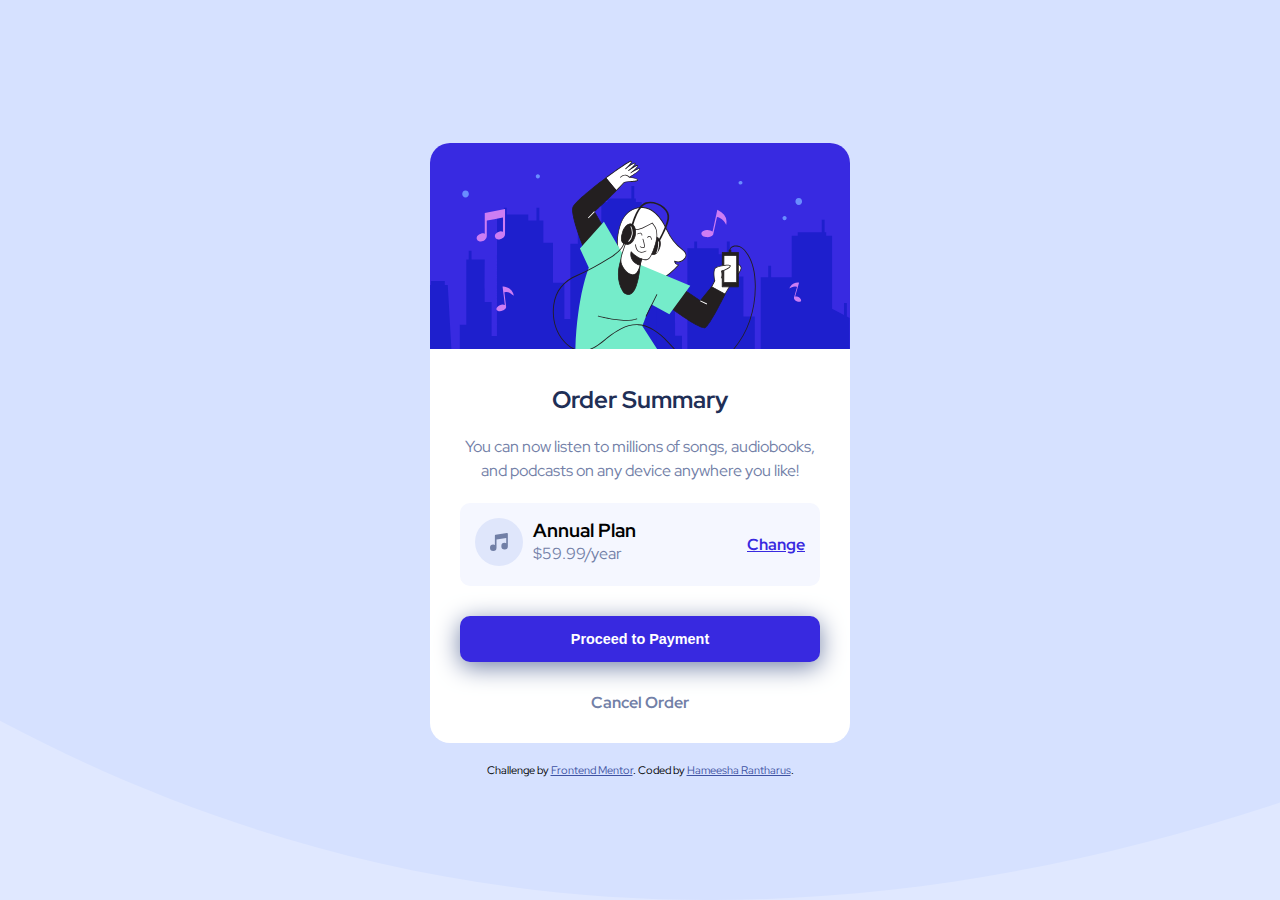
<file: index.html>
<!DOCTYPE html>
<html lang="en">
<head>
  <meta charset="UTF-8">
  <meta name="viewport" content="width=device-width, initial-scale=1.0"> <!-- displays site properly based on user's device -->

  <link rel="icon" type="image/png" sizes="32x32" href="./images/favicon-32x32.png">
  
  <title>Frontend Mentor | Order summary card</title>

  <!-- Feel free to remove these styles or customise in your own stylesheet 👍 -->
  <link rel="stylesheet" href="style.css">
  <style>
    .attribution { font-size: 11px; text-align: center; }
    .attribution a { color: hsl(228, 45%, 44%); }
  </style>
</head>
<body>

  <div class="container">

    <div class="card">
      <div class="card-image">
        <img src="./images/illustration-hero.svg" alt="a guy listining to music">
      </div>
      <div class="card-body">
          <h2 class="card-title">Order Summary</h2>
          <p class="card-description"> You can now listen to millions of songs, audiobooks, and podcasts on any 
            device anywhere you like!</p>
          <div class="card-plan">
            <div class="plan">
              <div class="icon">
                <img src="./images/icon-music.svg" alt="Music icon">
              </div>
              <div class="plan-sub">
                <h3 class="plan-title">Annual Plan</h3>
                <p>$59.99/year</p>
              </div>
            </div>
            <a href="">Change</a>
          </div>
          <button class="card-button">Proceed to Payment</button>
          <p class="cancel-link">Cancel Order</p>
      </div>
    </div>

    <div class="attribution">
      Challenge by <a href="https://www.frontendmentor.io?ref=challenge" target="_blank">Frontend Mentor</a>. 
      Coded by <a href="#">Hameesha Rantharus</a>.
    </div>
  </div>
</body>
</html>
</file>
<file: style.css>
@import url('https://fonts.googleapis.com/css2?family=Red+Hat+Display:wght@500;700;900&display=swap');

:root {
    --Pale-blue: hsl(225, 100%, 94%);
    --Bright-blue: hsl(245, 75%, 52%);
    --Very-pale-blue: hsl(225, 100%, 98%);
    --Desaturated-blue: hsl(224, 23%, 55%);
    --Dark-blue: hsl(223, 47%, 23%);
}

* {
    box-sizing: border-box;
    margin: 0;
    padding: 0;
}


body {
    width: 100%;
    height: 100vh;
    font-family: 'Red Hat Display', sans-serif;
}

img {
    width: 100%;
    height: auto;
}

.container {
    width: 100%;
    height: 100vh;
    background: url(./images/pattern-background-desktop.svg);
    background-color: var(--Pale-blue);
    background-repeat: no-repeat;
    background-size: cover;
    display: flex;
    justify-content: center;
    align-items: center;
    flex-direction: column;
}

@media screen and (max-width: 600px) {

    .container {
        width: 100%;
        height: 100vh;
        background: url(./images/pattern-background-mobile.svg);
        background-color: var(--Pale-blue);
        background-repeat: no-repeat;
        background-size: cover;
        display: flex;
        justify-content: center;
        align-items: center;
    }
    
}

.card {
    max-width: 420px;
    border-radius: 20px;
    background-color: #fff;
    margin: 20px;
}

.card-image img{
    border-radius: 20px 20px 0px 0px;
}

.card-body {
    padding: 30px;
}

.card-title {
    text-align: center;
    margin-bottom: 20px;
    color: var(--Dark-blue);
}

.card-description {
    text-align: center;
    color: var(--Desaturated-blue);
    line-height: 1.5;
    margin-bottom: 20px;
}

.card-plan {
    display: flex;
    justify-content: space-between;
    align-items: center;
    margin-bottom: 30px;
    background: var(--Very-pale-blue);
    padding: 15px;
    border-radius: 10px;
}

.card-plan a {
    color: var(--Bright-blue);
    font-weight: 700;
}

.plan {
    display: flex;
}

.plan-sub {
    padding: 0 10px;
}

.plan-sub p {
    color: var(--Desaturated-blue);
}

.card-button {
    display: block;
    width: 100%;
    background: var(--Bright-blue);
    outline: none;
    border: none;
    padding: 15px 0;
    color: #fff;
    border-radius: 10px;
    box-shadow: 0px 5px 25px var(--Desaturated-blue);
    font-weight: 700;
    font-size: 0.9rem;
    margin-bottom: 30px;
}

.cancel-link {
    color: var(--Desaturated-blue);
    font-weight: 700;
    text-align: center;
}
</file>
